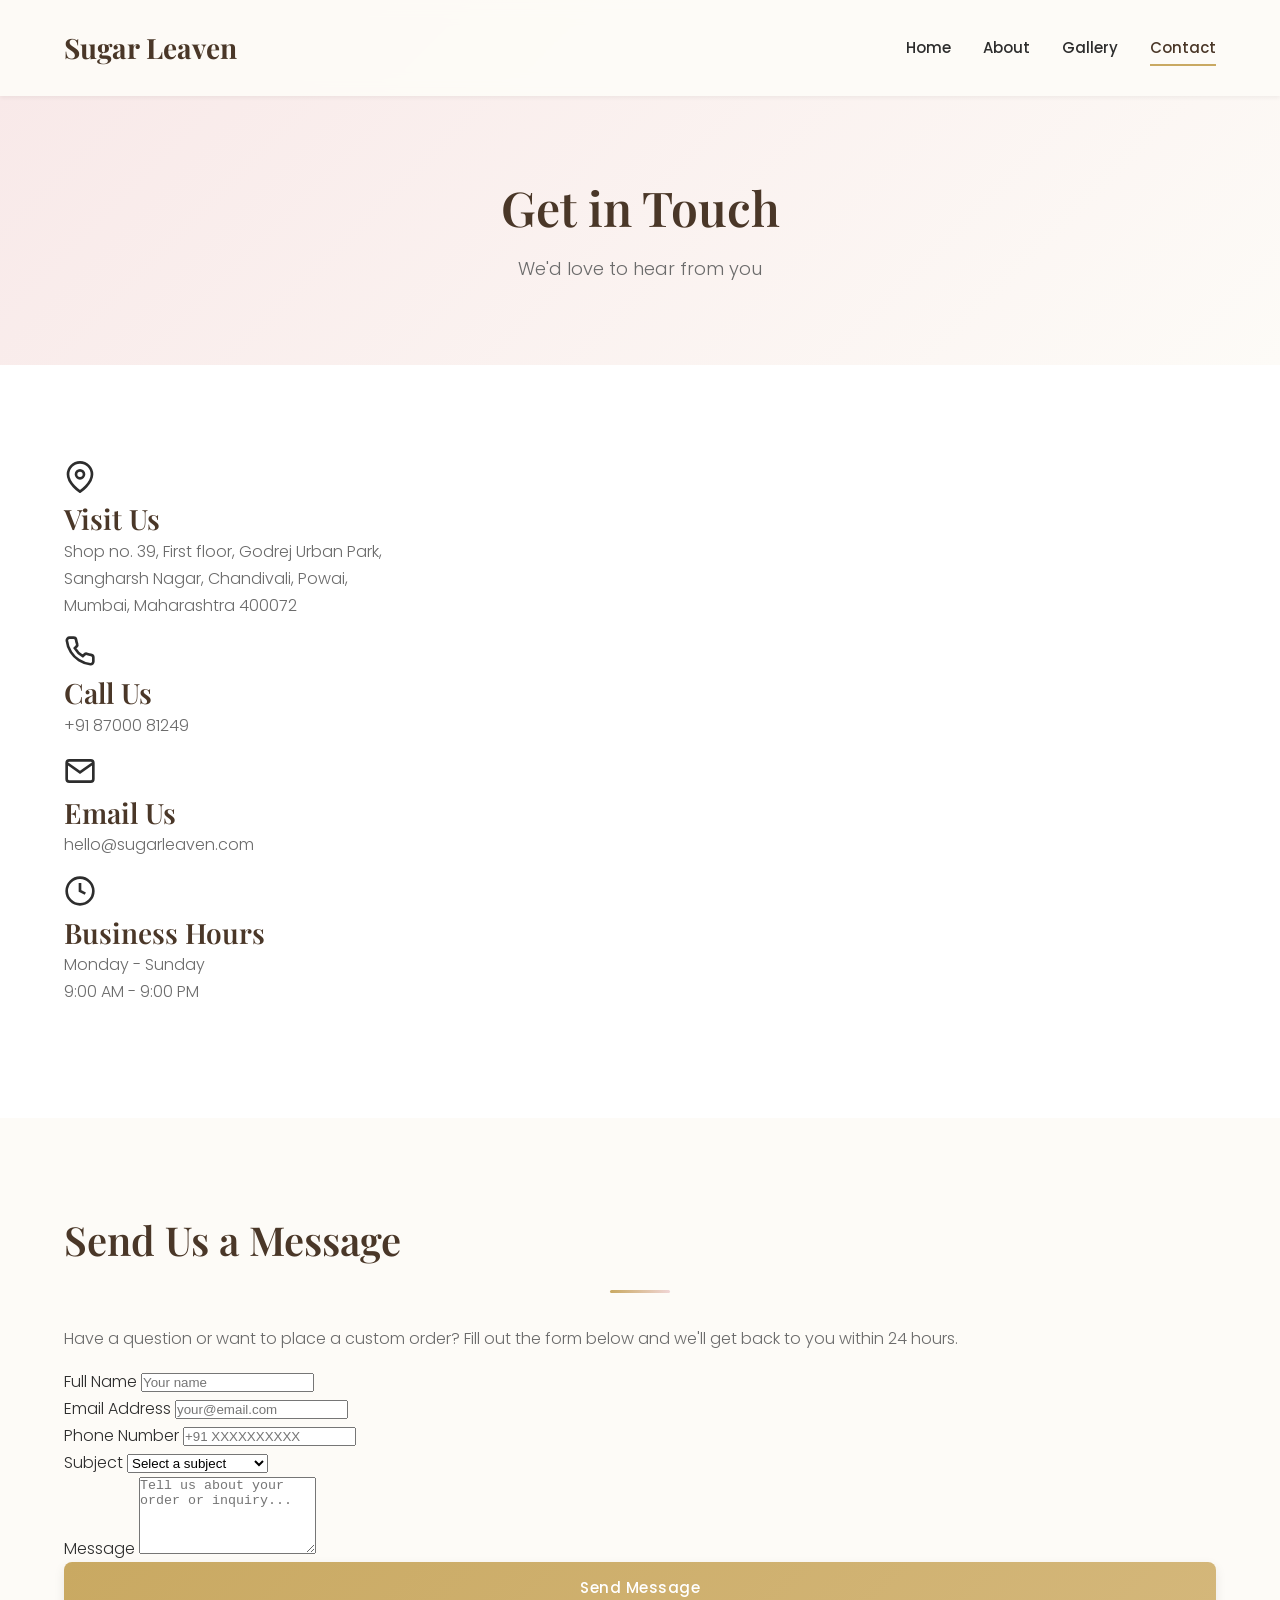
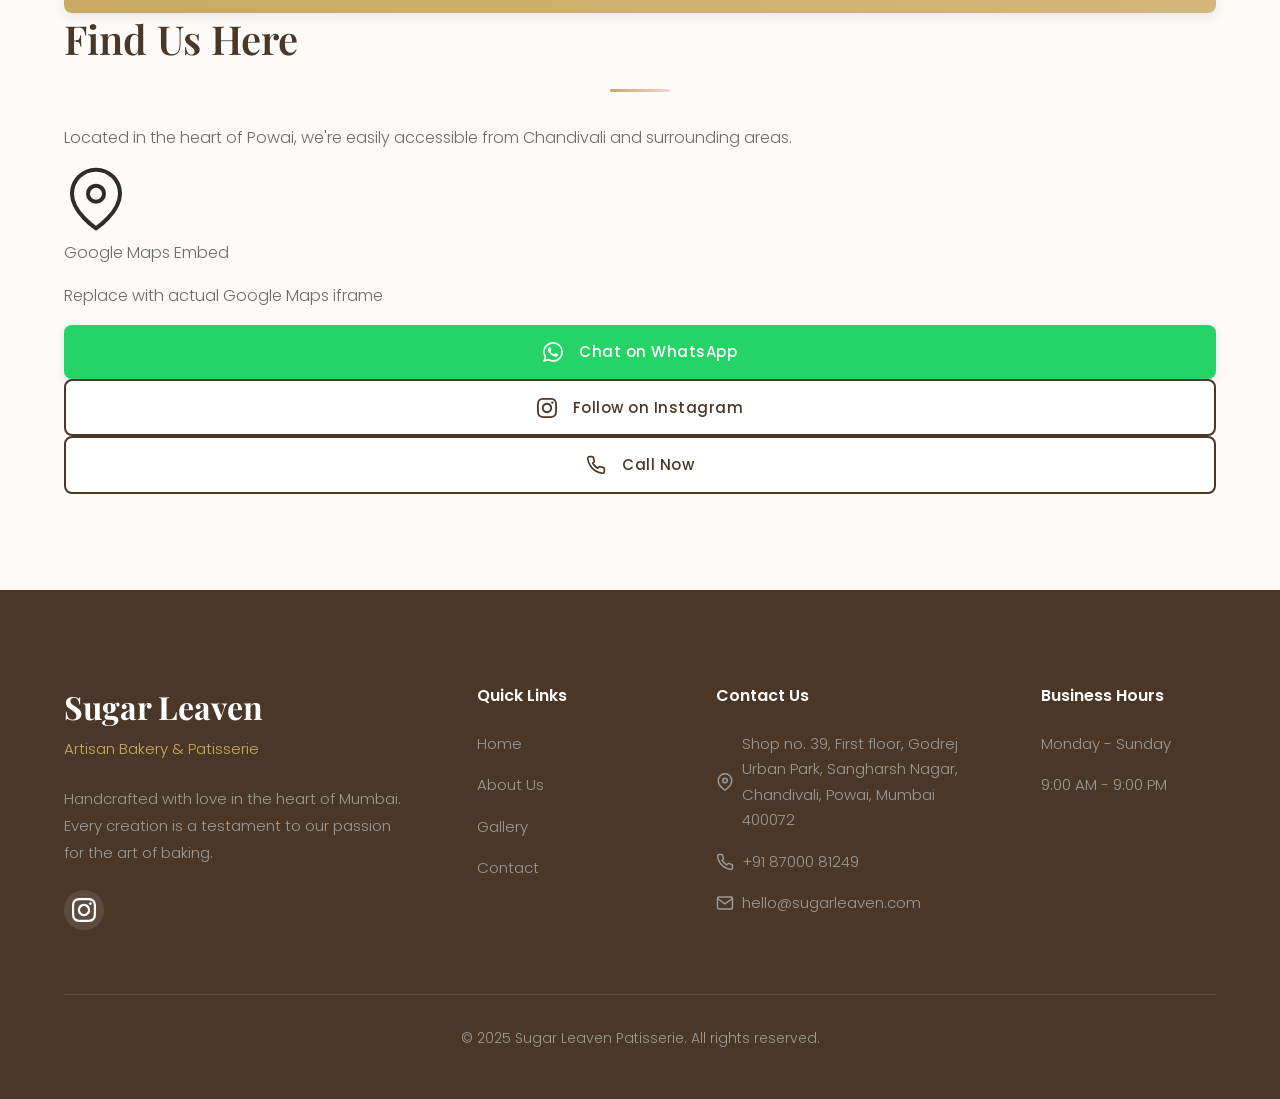
<file: contact.html>
<!DOCTYPE html>
<html lang="en">
<head>
    <meta charset="UTF-8">
    <meta name="viewport" content="width=device-width, initial-scale=1.0">
    <meta name="description" content="Contact Sugar Leaven Patisserie. Visit us in Powai, Mumbai or reach out via phone, WhatsApp, or email. Business hours: 9 AM - 9 PM daily.">
    <meta name="keywords" content="contact bakery, Sugar Leaven Mumbai, bakery contact, order cakes online, Powai bakery">
    <meta name="author" content="Sugar Leaven Patisserie">
    
    <!-- Open Graph Meta Tags -->
    <meta property="og:title" content="Contact | Sugar Leaven Patisserie">
    <meta property="og:description" content="Get in touch with us to place orders or visit our bakery in Powai, Mumbai.">
    <meta property="og:type" content="website">
    <meta property="og:url" content="https://sugarleaven.com">
    <meta property="og:image" content="images/products/featured1.jpg">
    
    <!-- Twitter Meta Tags -->
    <meta name="twitter:card" content="summary_large_image">
    <meta name="twitter:title" content="Contact | Sugar Leaven Patisserie">
    <meta name="twitter:description" content="Get in touch with us to place orders or visit our bakery in Powai, Mumbai.">
    <meta name="twitter:image" content="images/products/featured1.jpg">
    
    <title>Contact | Sugar Leaven Patisserie</title>
    
    <!-- Google Fonts -->
    <link rel="preconnect" href="https://fonts.googleapis.com">
    <link rel="preconnect" href="https://fonts.gstatic.com" crossorigin>
    <link href="https://fonts.googleapis.com/css2?family=Playfair+Display:wght@400;500;600;700&family=Poppins:wght@300;400;500;600&display=swap" rel="stylesheet">
    
    <!-- Stylesheets -->
    <link rel="stylesheet" href="css/style.css">
    <link rel="stylesheet" href="css/responsive.css">
    
    <!-- Favicon -->
    <link rel="icon" type="image/x-icon" href="assets/favicon.ico">
    
    <!-- Structured Data (JSON-LD) -->
    <script type="application/ld+json">
    {
        "@context": "https://schema.org",
        "@type": "Bakery",
        "name": "Sugar Leaven Patisserie",
        "description": "Premium artisan bakery offering handcrafted cakes, pastries, sourdough, and celebration cakes.",
        "address": {
            "@type": "PostalAddress",
            "streetAddress": "Shop no. 39, First floor, Godrej Urban Park, Sangharsh Nagar, Chandivali, Powai",
            "addressLocality": "Mumbai",
            "addressRegion": "Maharashtra",
            "postalCode": "400072",
            "addressCountry": "IN"
        },
        "telephone": "+91-87000-81249",
        "email": "hello@sugarleaven.com",
        "url": "https://sugarleaven.com",
        "openingHours": "Mo-Su 09:00-21:00"
    }
    </script>
</head>
<body>
    <!-- Navigation -->
    <nav class="navbar" id="navbar">
        <div class="nav-container">
            <a href="index.html" class="nav-logo">
                <span class="logo-text">Sugar Leaven</span>
            </a>
            
            <button class="nav-toggle" id="navToggle" aria-label="Toggle navigation">
                <span class="hamburger"></span>
            </button>
            
            <ul class="nav-menu" id="navMenu">
                <li class="nav-item">
                    <a href="index.html" class="nav-link">Home</a>
                </li>
                <li class="nav-item">
                    <a href="about.html" class="nav-link">About</a>
                </li>
                <li class="nav-item">
                    <a href="gallery.html" class="nav-link">Gallery</a>
                </li>
                <li class="nav-item">
                    <a href="contact.html" class="nav-link active">Contact</a>
                </li>
            </ul>
        </div>
    </nav>

    <!-- Page Header -->
    <header class="page-header">
        <div class="container">
            <h1 class="page-title">Get in Touch</h1>
            <p class="page-subtitle">We'd love to hear from you</p>
        </div>
    </header>

    <!-- Contact Info Section -->
    <section class="section contact-info-section">
        <div class="container">
            <div class="contact-info-grid">
                <div class="contact-info-card fade-in">
                    <div class="contact-info-icon">
                        <svg width="32" height="32" viewBox="0 0 24 24" fill="none" stroke="currentColor" stroke-width="2">
                            <path d="M21 10c0 7-9 13-9 13s-9-6-9-13a9 9 0 0118 0z"/>
                            <circle cx="12" cy="10" r="3"/>
                        </svg>
                    </div>
                    <h3>Visit Us</h3>
                    <p>Shop no. 39, First floor, Godrej Urban Park,<br>Sangharsh Nagar, Chandivali, Powai,<br>Mumbai, Maharashtra 400072</p>
                </div>
                
                <div class="contact-info-card fade-in">
                    <div class="contact-info-icon">
                        <svg width="32" height="32" viewBox="0 0 24 24" fill="none" stroke="currentColor" stroke-width="2">
                            <path d="M22 16.92v3a2 2 0 01-2.18 2 19.79 19.79 0 01-8.63-3.07 19.5 19.5 0 01-6-6 19.79 19.79 0 01-3.07-8.67A2 2 0 014.11 2h3a2 2 0 012 1.72 12.84 12.84 0 00.7 2.81 2 2 0 01-.45 2.11L8.09 9.91a16 16 0 006 6l1.27-1.27a2 2 0 012.11-.45 12.84 12.84 0 002.81.7A2 2 0 0122 16.92z"/>
                        </svg>
                    </div>
                    <h3>Call Us</h3>
                    <p><a href="tel:+918700081249">+91 87000 81249</a></p>
                </div>
                
                <div class="contact-info-card fade-in">
                    <div class="contact-info-icon">
                        <svg width="32" height="32" viewBox="0 0 24 24" fill="none" stroke="currentColor" stroke-width="2">
                            <path d="M4 4h16c1.1 0 2 .9 2 2v12c0 1.1-.9 2-2 2H4c-1.1 0-2-.9-2-2V6c0-1.1.9-2 2-2z"/>
                            <polyline points="22,6 12,13 2,6"/>
                        </svg>
                    </div>
                    <h3>Email Us</h3>
                    <p><a href="mailto:hello@sugarleaven.com">hello@sugarleaven.com</a></p>
                </div>
                
                <div class="contact-info-card fade-in">
                    <div class="contact-info-icon">
                        <svg width="32" height="32" viewBox="0 0 24 24" fill="none" stroke="currentColor" stroke-width="2">
                            <circle cx="12" cy="12" r="10"/>
                            <polyline points="12,6 12,12 16,14"/>
                        </svg>
                    </div>
                    <h3>Business Hours</h3>
                    <p>Monday - Sunday<br>9:00 AM - 9:00 PM</p>
                </div>
            </div>
        </div>
    </section>

    <!-- Contact Content Section -->
    <section class="section contact-content-section">
        <div class="container">
            <div class="contact-content-grid">
                <div class="contact-form-wrapper fade-in">
                    <h2 class="section-title">Send Us a Message</h2>
                    <div class="section-divider"></div>
                    <p class="form-intro">Have a question or want to place a custom order? Fill out the form below and we'll get back to you within 24 hours.</p>
                    
                    <form class="contact-form" id="contactForm">
                        <div class="form-group">
                            <label for="name">Full Name</label>
                            <input type="text" id="name" name="name" required placeholder="Your name">
                        </div>
                        
                        <div class="form-group">
                            <label for="email">Email Address</label>
                            <input type="email" id="email" name="email" required placeholder="your@email.com">
                        </div>
                        
                        <div class="form-group">
                            <label for="phone">Phone Number</label>
                            <input type="tel" id="phone" name="phone" placeholder="+91 XXXXXXXXXX">
                        </div>
                        
                        <div class="form-group">
                            <label for="subject">Subject</label>
                            <select id="subject" name="subject" required>
                                <option value="" disabled selected>Select a subject</option>
                                <option value="custom-order">Custom Cake Order</option>
                                <option value="bulk-order">Bulk Order</option>
                                <option value="general-inquiry">General Inquiry</option>
                                <option value="feedback">Feedback</option>
                                <option value="other">Other</option>
                            </select>
                        </div>
                        
                        <div class="form-group">
                            <label for="message">Message</label>
                            <textarea id="message" name="message" rows="5" required placeholder="Tell us about your order or inquiry..."></textarea>
                        </div>
                        
                        <button type="submit" class="btn btn-primary btn-full">Send Message</button>
                    </form>
                </div>
                
                <div class="contact-map-wrapper fade-in">
                    <h2 class="section-title">Find Us Here</h2>
                    <div class="section-divider"></div>
                    <p class="map-intro">Located in the heart of Powai, we're easily accessible from Chandivali and surrounding areas.</p>
                    
                    <div class="map-container">
                        <div class="map-placeholder">
                            <svg width="64" height="64" viewBox="0 0 24 24" fill="none" stroke="currentColor" stroke-width="1.5">
                                <path d="M21 10c0 7-9 13-9 13s-9-6-9-13a9 9 0 0118 0z"/>
                                <circle cx="12" cy="10" r="3"/>
                            </svg>
                            <p>Google Maps Embed</p>
                            <p class="map-note">Replace with actual Google Maps iframe</p>
                        </div>
                    </div>
                    
                    <div class="contact-actions">
                        <a href="https://wa.me/918700081249" target="_blank" rel="noopener noreferrer" class="btn btn-whatsapp btn-full">
                            <svg width="20" height="20" viewBox="0 0 24 24" fill="currentColor" xmlns="http://www.w3.org/2000/svg">
                                <path d="M17.472 14.382c-.297-.149-1.758-.867-2.03-.967-.273-.099-.471-.148-.67.15-.197.297-.767.966-.94 1.164-.173.199-.347.223-.644.075-.297-.15-1.255-.463-2.39-1.475-.883-.788-1.48-1.761-1.653-2.059-.173-.297-.018-.458.13-.606.134-.133.298-.347.446-.52.149-.174.198-.298.298-.497.099-.198.05-.371-.025-.52-.075-.149-.669-1.612-.916-2.207-.242-.579-.487-.5-.669-.51-.173-.008-.371-.01-.57-.01-.198 0-.52.074-.792.372-.272.297-1.04 1.016-1.04 2.479 0 1.462 1.065 2.875 1.213 3.074.149.198 2.096 3.2 5.077 4.487.709.306 1.262.489 1.694.625.712.227 1.36.195 1.871.118.571-.085 1.758-.719 2.006-1.413.248-.694.248-1.289.173-1.413-.074-.124-.272-.198-.57-.347m-5.421 7.403h-.004a9.87 9.87 0 01-5.031-1.378l-.361-.214-3.741.982.998-3.648-.235-.374a9.86 9.86 0 01-1.51-5.26c.001-5.45 4.436-9.884 9.888-9.884 2.64 0 5.122 1.03 6.988 2.898a9.825 9.825 0 012.893 6.994c-.003 5.45-4.437 9.884-9.885 9.884m8.413-18.297A11.815 11.815 0 0012.05 0C5.495 0 .16 5.335.157 11.892c0 2.096.547 4.142 1.588 5.945L.057 24l6.305-1.654a11.882 11.882 0 005.683 1.448h.005c6.554 0 11.89-5.335 11.893-11.893a11.821 11.821 0 00-3.48-8.413z"/>
                            </svg>
                            Chat on WhatsApp
                        </a>
                        
                        <a href="https://www.instagram.com/sugar_leaven" target="_blank" rel="noopener noreferrer" class="btn btn-secondary btn-full">
                            <svg width="20" height="20" viewBox="0 0 24 24" fill="currentColor" xmlns="http://www.w3.org/2000/svg">
                                <path d="M12 2.163c3.204 0 3.584.012 4.85.07 3.252.148 4.771 1.691 4.919 4.919.058 1.265.069 1.645.069 4.849 0 3.205-.012 3.584-.069 4.849-.149 3.225-1.664 4.771-4.919 4.919-1.266.058-1.644.07-4.85.07-3.204 0-3.584-.012-4.849-.07-3.26-.149-4.771-1.699-4.919-4.92-.058-1.265-.07-1.644-.07-4.849 0-3.204.013-3.583.07-4.849.149-3.227 1.664-4.771 4.919-4.919 1.266-.057 1.645-.069 4.849-.069zm0-2.163c-3.259 0-3.667.014-4.947.072-4.358.2-6.78 2.618-6.98 6.98-.059 1.281-.073 1.689-.073 4.948 0 3.259.014 3.668.072 4.948.2 4.358 2.618 6.78 6.98 6.98 1.281.058 1.689.072 4.948.072 3.259 0 3.668-.014 4.948-.072 4.354-.2 6.782-2.618 6.979-6.98.059-1.28.073-1.689.073-4.948 0-3.259-.014-3.667-.072-4.947-.196-4.354-2.617-6.78-6.979-6.98-1.281-.059-1.69-.073-4.949-.073zm0 5.838c-3.403 0-6.162 2.759-6.162 6.162s2.759 6.163 6.162 6.163 6.162-2.759 6.162-6.163c0-3.403-2.759-6.162-6.162-6.162zm0 10.162c-2.209 0-4-1.79-4-4 0-2.209 1.791-4 4-4s4 1.791 4 4c0 2.21-1.791 4-4 4zm6.406-11.845c-.796 0-1.441.645-1.441 1.44s.645 1.44 1.441 1.44c.795 0 1.439-.645 1.439-1.44s-.644-1.44-1.439-1.44z"/>
                            </svg>
                            Follow on Instagram
                        </a>
                        
                        <a href="tel:+918700081249" class="btn btn-secondary btn-full">
                            <svg width="20" height="20" viewBox="0 0 24 24" fill="none" stroke="currentColor" stroke-width="2">
                                <path d="M22 16.92v3a2 2 0 01-2.18 2 19.79 19.79 0 01-8.63-3.07 19.5 19.5 0 01-6-6 19.79 19.79 0 01-3.07-8.67A2 2 0 014.11 2h3a2 2 0 012 1.72 12.84 12.84 0 00.7 2.81 2 2 0 01-.45 2.11L8.09 9.91a16 16 0 006 6l1.27-1.27a2 2 0 012.11-.45 12.84 12.84 0 002.81.7A2 2 0 0122 16.92z"/>
                            </svg>
                            Call Now
                        </a>
                    </div>
                </div>
            </div>
        </div>
    </section>

    <!-- Footer -->
    <footer class="footer">
        <div class="container">
            <div class="footer-grid">
                <div class="footer-brand">
                    <h3 class="footer-logo">Sugar Leaven</h3>
                    <p class="footer-tagline">Artisan Bakery & Patisserie</p>
                    <p class="footer-description">Handcrafted with love in the heart of Mumbai. Every creation is a testament to our passion for the art of baking.</p>
                    <div class="footer-social">
                        <a href="https://www.instagram.com/sugar_leaven" target="_blank" rel="noopener noreferrer" aria-label="Instagram">
                            <svg width="24" height="24" viewBox="0 0 24 24" fill="currentColor" xmlns="http://www.w3.org/2000/svg">
                                <path d="M12 2.163c3.204 0 3.584.012 4.85.07 3.252.148 4.771 1.691 4.919 4.919.058 1.265.069 1.645.069 4.849 0 3.205-.012 3.584-.069 4.849-.149 3.225-1.664 4.771-4.919 4.919-1.266.058-1.644.07-4.85.07-3.204 0-3.584-.012-4.849-.07-3.26-.149-4.771-1.699-4.919-4.92-.058-1.265-.07-1.644-.07-4.849 0-3.204.013-3.583.07-4.849.149-3.227 1.664-4.771 4.919-4.919 1.266-.057 1.645-.069 4.849-.069zm0-2.163c-3.259 0-3.667.014-4.947.072-4.358.2-6.78 2.618-6.98 6.98-.059 1.281-.073 1.689-.073 4.948 0 3.259.014 3.668.072 4.948.2 4.358 2.618 6.78 6.98 6.98 1.281.058 1.689.072 4.948.072 3.259 0 3.668-.014 4.948-.072 4.354-.2 6.782-2.618 6.979-6.98.059-1.28.073-1.689.073-4.948 0-3.259-.014-3.667-.072-4.947-.196-4.354-2.617-6.78-6.979-6.98-1.281-.059-1.69-.073-4.949-.073zm0 5.838c-3.403 0-6.162 2.759-6.162 6.162s2.759 6.163 6.162 6.163 6.162-2.759 6.162-6.163c0-3.403-2.759-6.162-6.162-6.162zm0 10.162c-2.209 0-4-1.79-4-4 0-2.209 1.791-4 4-4s4 1.791 4 4c0 2.21-1.791 4-4 4zm6.406-11.845c-.796 0-1.441.645-1.441 1.44s.645 1.44 1.441 1.44c.795 0 1.439-.645 1.439-1.44s-.644-1.44-1.439-1.44z"/>
                            </svg>
                        </a>
                    </div>
                </div>
                
                <div class="footer-links">
                    <h4>Quick Links</h4>
                    <ul>
                        <li><a href="index.html">Home</a></li>
                        <li><a href="about.html">About Us</a></li>
                        <li><a href="gallery.html">Gallery</a></li>
                        <li><a href="contact.html">Contact</a></li>
                    </ul>
                </div>
                
                <div class="footer-contact">
                    <h4>Contact Us</h4>
                    <ul>
                        <li>
                            <svg width="18" height="18" viewBox="0 0 24 24" fill="none" stroke="currentColor" stroke-width="2">
                                <path d="M21 10c0 7-9 13-9 13s-9-6-9-13a9 9 0 0118 0z"/>
                                <circle cx="12" cy="10" r="3"/>
                            </svg>
                            Shop no. 39, First floor, Godrej Urban Park, Sangharsh Nagar, Chandivali, Powai, Mumbai 400072
                        </li>
                        <li>
                            <svg width="18" height="18" viewBox="0 0 24 24" fill="none" stroke="currentColor" stroke-width="2">
                                <path d="M22 16.92v3a2 2 0 01-2.18 2 19.79 19.79 0 01-8.63-3.07 19.5 19.5 0 01-6-6 19.79 19.79 0 01-3.07-8.67A2 2 0 014.11 2h3a2 2 0 012 1.72 12.84 12.84 0 00.7 2.81 2 2 0 01-.45 2.11L8.09 9.91a16 16 0 006 6l1.27-1.27a2 2 0 012.11-.45 12.84 12.84 0 002.81.7A2 2 0 0122 16.92z"/>
                            </svg>
                            <a href="tel:+918700081249">+91 87000 81249</a>
                        </li>
                        <li>
                            <svg width="18" height="18" viewBox="0 0 24 24" fill="none" stroke="currentColor" stroke-width="2">
                                <path d="M4 4h16c1.1 0 2 .9 2 2v12c0 1.1-.9 2-2 2H4c-1.1 0-2-.9-2-2V6c0-1.1.9-2 2-2z"/>
                                <polyline points="22,6 12,13 2,6"/>
                            </svg>
                            <a href="mailto:hello@sugarleaven.com">hello@sugarleaven.com</a>
                        </li>
                    </ul>
                </div>
                
                <div class="footer-hours">
                    <h4>Business Hours</h4>
                    <ul>
                        <li>Monday - Sunday</li>
                        <li>9:00 AM - 9:00 PM</li>
                    </ul>
                </div>
            </div>
            
            <div class="footer-bottom">
                <p>&copy; 2025 Sugar Leaven Patisserie. All rights reserved.</p>
            </div>
        </div>
    </footer>

    <!-- Back to Top Button -->
    <button class="back-to-top" id="backToTop" aria-label="Back to top">
        <svg width="24" height="24" viewBox="0 0 24 24" fill="none" stroke="currentColor" stroke-width="2" stroke-linecap="round" stroke-linejoin="round">
            <path d="M18 15l-6-6-6 6"/>
        </svg>
    </button>

    <!-- JavaScript -->
    <script src="js/script.js"></script>
</body>
</html>
</file>
<file: css/style.css>
/* ===================================
   Sugar Leaven Patisserie - Main Styles
   =================================== */

/* --- CSS Variables --- */
:root {
    /* Colors */
    --color-cream: #FDFBF7;
    --color-warm-white: #F9F6F0;
    --color-light-beige: #F5F0E6;
    --color-chocolate: #4A3728;
    --color-muted-gold: #C9A962;
    --color-pastel-pink: #F8E8E8;
    --color-pastel-pink-dark: #F0D5D5;
    --color-text-dark: #2D2D2D;
    --color-text-medium: #6B6B6B;
    --color-text-light: #9B9B9B;
    --color-white: #FFFFFF;
    --color-black: #000000;
    
    /* Typography */
    --font-heading: 'Playfair Display', Georgia, serif;
    --font-body: 'Poppins', -apple-system, BlinkMacSystemFont, sans-serif;
    
    /* Spacing */
    --spacing-xs: 0.5rem;
    --spacing-sm: 1rem;
    --spacing-md: 1.5rem;
    --spacing-lg: 2rem;
    --spacing-xl: 3rem;
    --spacing-2xl: 4rem;
    --spacing-3xl: 6rem;
    
    /* Shadows */
    --shadow-sm: 0 2px 4px rgba(0, 0, 0, 0.05);
    --shadow-md: 0 4px 12px rgba(0, 0, 0, 0.08);
    --shadow-lg: 0 8px 24px rgba(0, 0, 0, 0.12);
    --shadow-xl: 0 12px 40px rgba(0, 0, 0, 0.15);
    
    /* Border Radius */
    --radius-sm: 4px;
    --radius-md: 8px;
    --radius-lg: 12px;
    --radius-xl: 16px;
    --radius-full: 50%;
    
    /* Transitions */
    --transition-fast: 0.2s ease;
    --transition-base: 0.3s ease;
    --transition-slow: 0.5s ease;
    
    /* Z-index */
    --z-nav: 1000;
    --z-lightbox: 2000;
    --z-back-to-top: 900;
}

/* --- Reset & Base --- */
*, *::before, *::after {
    margin: 0;
    padding: 0;
    box-sizing: border-box;
}

html {
    scroll-behavior: smooth;
    font-size: 16px;
}

body {
    font-family: var(--font-body);
    font-weight: 300;
    line-height: 1.7;
    color: var(--color-text-dark);
    background-color: var(--color-cream);
    overflow-x: hidden;
}

img {
    max-width: 100%;
    height: auto;
    display: block;
}

a {
    text-decoration: none;
    color: inherit;
    transition: color var(--transition-fast);
}

ul {
    list-style: none;
}

button {
    font-family: var(--font-body);
    cursor: pointer;
    border: none;
    background: none;
}

/* --- Typography --- */
h1, h2, h3, h4, h5, h6 {
    font-family: var(--font-heading);
    font-weight: 600;
    line-height: 1.3;
    color: var(--color-chocolate);
}

h1 { font-size: 3rem; }
h2 { font-size: 2.5rem; }
h3 { font-size: 1.75rem; }
h4 { font-size: 1.25rem; }

p {
    margin-bottom: 1rem;
    color: var(--color-text-medium);
}

/* --- Container --- */
.container {
    width: 100%;
    max-width: 1200px;
    margin: 0 auto;
    padding: 0 var(--spacing-md);
}

/* --- Section --- */
.section {
    padding: var(--spacing-3xl) 0;
}

.section-header {
    text-align: center;
    margin-bottom: var(--spacing-2xl);
}

.section-subtitle {
    display: block;
    font-family: var(--font-body);
    font-size: 0.875rem;
    font-weight: 500;
    letter-spacing: 2px;
    text-transform: uppercase;
    color: var(--color-muted-gold);
    margin-bottom: var(--spacing-sm);
}

.section-title {
    font-size: 2.5rem;
    margin-bottom: var(--spacing-md);
}

.section-divider {
    width: 60px;
    height: 3px;
    background: linear-gradient(90deg, var(--color-muted-gold), var(--color-pastel-pink-dark));
    margin: 0 auto var(--spacing-lg);
    border-radius: var(--radius-sm);
}

.section-description {
    max-width: 600px;
    margin: 0 auto;
    color: var(--color-text-medium);
}

.text-center {
    text-align: center;
}

/* --- Buttons --- */
.btn {
    display: inline-flex;
    align-items: center;
    justify-content: center;
    gap: var(--spacing-sm);
    padding: 0.875rem 2rem;
    font-family: var(--font-body);
    font-size: 0.9375rem;
    font-weight: 500;
    letter-spacing: 0.5px;
    border-radius: var(--radius-md);
    transition: all var(--transition-base);
    white-space: nowrap;
}

.btn-primary {
    background: linear-gradient(135deg, var(--color-muted-gold), #D4B77A);
    color: var(--color-white);
    box-shadow: var(--shadow-md);
}

.btn-primary:hover {
    transform: translateY(-2px);
    box-shadow: var(--shadow-lg);
}

.btn-secondary {
    background: var(--color-white);
    color: var(--color-chocolate);
    border: 2px solid var(--color-chocolate);
}

.btn-secondary:hover {
    background: var(--color-chocolate);
    color: var(--color-white);
}

.btn-whatsapp {
    background: #25D366;
    color: var(--color-white);
    box-shadow: var(--shadow-md);
}

.btn-whatsapp:hover {
    background: #20BD5A;
    transform: translateY(-2px);
    box-shadow: var(--shadow-lg);
}

.btn-large {
    padding: 1rem 2.5rem;
    font-size: 1rem;
}

.btn-full {
    width: 100%;
}

/* --- Navigation --- */
.navbar {
    position: fixed;
    top: 0;
    left: 0;
    width: 100%;
    z-index: var(--z-nav);
    background: rgba(253, 251, 247, 0.95);
    backdrop-filter: blur(10px);
    box-shadow: var(--shadow-sm);
    transition: all var(--transition-base);
}

.navbar.scrolled {
    box-shadow: var(--shadow-md);
}

.nav-container {
    display: flex;
    align-items: center;
    justify-content: space-between;
    max-width: 1200px;
    margin: 0 auto;
    padding: var(--spacing-md) var(--spacing-md);
}

.nav-logo {
    font-family: var(--font-heading);
    font-size: 1.75rem;
    font-weight: 700;
    color: var(--color-chocolate);
}

.nav-menu {
    display: flex;
    align-items: center;
    gap: var(--spacing-lg);
}

.nav-link {
    font-size: 0.9375rem;
    font-weight: 500;
    color: var(--color-text-dark);
    position: relative;
    padding: var(--spacing-xs) 0;
}

.nav-link::after {
    content: '';
    position: absolute;
    bottom: 0;
    left: 0;
    width: 0;
    height: 2px;
    background: var(--color-muted-gold);
    transition: width var(--transition-base);
}

.nav-link:hover,
.nav-link.active {
    color: var(--color-chocolate);
}

.nav-link:hover::after,
.nav-link.active::after {
    width: 100%;
}

.nav-toggle {
    display: none;
    flex-direction: column;
    gap: 5px;
    padding: var(--spacing-xs);
}

.hamburger {
    display: block;
    width: 25px;
    height: 2px;
    background: var(--color-chocolate);
    position: relative;
    transition: all var(--transition-base);
}

.hamburger::before,
.hamburger::after {
    content: '';
    position: absolute;
    width: 25px;
    height: 2px;
    background: var(--color-chocolate);
    transition: all var(--transition-base);
}

.hamburger::before {
    top: -7px;
}

.hamburger::after {
    top: 7px;
}

.nav-toggle.active .hamburger {
    background: transparent;
}

.nav-toggle.active .hamburger::before {
    top: 0;
    transform: rotate(45deg);
}

.nav-toggle.active .hamburger::after {
    top: 0;
    transform: rotate(-45deg);
}

/* --- Hero Section --- */
.hero {
    position: relative;
    height: 100vh;
    min-height: 600px;
    display: flex;
    align-items: center;
    justify-content: center;
    background: linear-gradient(135deg, var(--color-pastel-pink), var(--color-cream));
    overflow: hidden;
}

.hero::before {
    content: '';
    position: absolute;
    top: 0;
    left: 0;
    width: 100%;
    height: 100%;
    background-image: url('../images/hero/hero.jpg');
    background-size: cover;
    background-position: center;
    background-repeat: no-repeat;
    opacity: 0.15;
}

.hero-overlay {
    position: absolute;
    top: 0;
    left: 0;
    width: 100%;
    height: 100%;
    background: radial-gradient(circle at center, transparent 0%, rgba(253, 251, 247, 0.8) 100%);
}

.hero-content {
    position: relative;
    text-align: center;
    max-width: 800px;
    padding: var(--spacing-xl);
    z-index: 1;
}

.hero-badge {
    display: inline-block;
    font-size: 0.875rem;
    font-weight: 500;
    letter-spacing: 2px;
    text-transform: uppercase;
    color: var(--color-muted-gold);
    margin-bottom: var(--spacing-md);
    padding: var(--spacing-xs) var(--spacing-md);
    background: var(--color-white);
    border-radius: var(--radius-full);
    box-shadow: var(--shadow-sm);
}

.hero-title {
    font-size: 3.5rem;
    color: var(--color-chocolate);
    margin-bottom: var(--spacing-md);
    line-height: 1.2;
}

.hero-subtitle {
    font-size: 1.125rem;
    color: var(--color-text-medium);
    margin-bottom: var(--spacing-xl);
    max-width: 600px;
    margin-left: auto;
    margin-right: auto;
}

.hero-buttons {
    display: flex;
    align-items: center;
    justify-content: center;
    gap: var(--spacing-md);
    flex-wrap: wrap;
}

/* --- Page Header --- */
.page-header {
    padding: calc(var(--spacing-3xl) + 80px) 0 var(--spacing-2xl);
    background: linear-gradient(135deg, var(--color-pastel-pink), var(--color-cream));
    text-align: center;
}

.page-title {
    font-size: 3rem;
    color: var(--color-chocolate);
    margin-bottom: var(--spacing-sm);
}

.page-subtitle {
    font-size: 1.125rem;
    color: var(--color-text-medium);
}

/* --- Intro Section --- */
.intro-section {
    background: var(--color-white);
}

.intro-content {
    display: grid;
    grid-template-columns: 1fr 1fr;
    gap: var(--spacing-2xl);
    align-items: center;
}

.intro-text p {
    margin-bottom: var(--spacing-md);
}

.intro-image img {
    border-radius: var(--radius-xl);
    box-shadow: var(--shadow-xl);
}

/* --- Products Grid --- */
.featured-section {
    background: var(--color-light-beige);
}

.products-grid {
    display: grid;
    grid-template-columns: repeat(auto-fit, minmax(250px, 1fr));
    gap: var(--spacing-lg);
    margin-bottom: var(--spacing-2xl);
}

.product-card {
    background: var(--color-white);
    border-radius: var(--radius-xl);
    overflow: hidden;
    box-shadow: var(--shadow-md);
    transition: all var(--transition-base);
}

.product-card:hover {
    transform: translateY(-8px);
    box-shadow: var(--shadow-xl);
}

.product-image {
    height: 280px;
    overflow: hidden;
}

.product-image img {
    width: 100%;
    height: 100%;
    object-fit: cover;
    transition: transform var(--transition-slow);
}

.product-card:hover .product-image img {
    transform: scale(1.05);
}

.product-info {
    padding: var(--spacing-lg);
}

.product-info h3 {
    font-size: 1.5rem;
    margin-bottom: var(--spacing-xs);
}

.product-info p {
    font-size: 0.9375rem;
    margin-bottom: 0;
}

/* --- Features Section --- */
.features-section {
    background: var(--color-white);
}

.features-grid {
    display: grid;
    grid-template-columns: repeat(auto-fit, minmax(250px, 1fr));
    gap: var(--spacing-xl);
}

.feature-card {
    text-align: center;
    padding: var(--spacing-xl);
}

.feature-icon {
    width: 80px;
    height: 80px;
    margin: 0 auto var(--spacing-md);
    display: flex;
    align-items: center;
    justify-content: center;
    background: var(--color-pastel-pink);
    border-radius: var(--radius-full);
    color: var(--color-chocolate);
}

.feature-card h3 {
    font-size: 1.5rem;
    margin-bottom: var(--spacing-sm);
}

.feature-card p {
    font-size: 0.9375rem;
    margin-bottom: 0;
}

/* --- Chef Section --- */
.chef-section {
    background: var(--color-light-beige);
}

.chef-content {
    display: grid;
    grid-template-columns: 1fr 1.5fr;
    gap: var(--spacing-2xl);
    align-items: center;
}

.chef-image img {
    border-radius: var(--radius-xl);
    box-shadow: var(--shadow-xl);
}

.chef-info {
    padding: var(--spacing-lg);
}

.chef-info .section-subtitle,
.chef-info .section-title,
.chef-info .section-divider {
    text-align: left;
    margin-left: 0;
}

.chef-description {
    margin-bottom: var(--spacing-md);
}

.chef-description:last-child {
    margin-bottom: var(--spacing-lg);
}

/* --- Instagram Section --- */
.instagram-section {
    background: var(--color-white);
}

.instagram-grid {
    display: grid;
    grid-template-columns: repeat(auto-fit, minmax(250px, 1fr));
    gap: var(--spacing-md);
    margin-bottom: var(--spacing-2xl);
}

.instagram-item {
    position: relative;
    aspect-ratio: 1;
    overflow: hidden;
    border-radius: var(--radius-lg);
    cursor: pointer;
}

.instagram-item img {
    width: 100%;
    height: 100%;
    object-fit: cover;
    transition: transform var(--transition-slow);
}

.instagram-item:hover img {
    transform: scale(1.1);
}

.instagram-overlay {
    position: absolute;
    top: 0;
    left: 0;
    width: 100%;
    height: 100%;
    background: rgba(74, 55, 40, 0.7);
    display: flex;
    align-items: center;
    justify-content: center;
    opacity: 0;
    transition: opacity var(--transition-base);
}

.instagram-item:hover .instagram-overlay {
    opacity: 1;
}

/* --- CTA Section --- */
.cta-section {
    background: linear-gradient(135deg, var(--color-pastel-pink), var(--color-pastel-pink-dark));
    padding: var(--spacing-2xl) 0;
}

.cta-content {
    text-align: center;
    max-width: 700px;
    margin: 0 auto;
}

.cta-title {
    font-size: 2.5rem;
    margin-bottom: var(--spacing-md);
}

.cta-text {
    font-size: 1.125rem;
    color: var(--color-text-medium);
    margin-bottom: var(--spacing-xl);
}

.cta-buttons {
    display: flex;
    align-items: center;
    justify-content: center;
    gap: var(--spacing-md);
    flex-wrap: wrap;
}

/* --- Footer --- */
.footer {
    background: var(--color-chocolate);
    color: var(--color-warm-white);
    padding: var(--spacing-3xl) 0 var(--spacing-xl);
}

.footer-grid {
    display: grid;
    grid-template-columns: 2fr 1fr 1.5fr 1fr;
    gap: var(--spacing-2xl);
    margin-bottom: var(--spacing-2xl);
}

.footer-logo {
    font-family: var(--font-heading);
    font-size: 2rem;
    font-weight: 700;
    color: var(--color-white);
    margin-bottom: var(--spacing-xs);
}

.footer-tagline {
    font-size: 0.9375rem;
    color: var(--color-muted-gold);
    margin-bottom: var(--spacing-md);
}

.footer-description {
    font-size: 0.9375rem;
    color: var(--color-text-light);
    margin-bottom: var(--spacing-md);
    line-height: 1.8;
}

.footer-social a {
    display: inline-flex;
    align-items: center;
    justify-content: center;
    width: 40px;
    height: 40px;
    background: rgba(255, 255, 255, 0.1);
    border-radius: var(--radius-full);
    color: var(--color-white);
    transition: all var(--transition-base);
}

.footer-social a:hover {
    background: var(--color-muted-gold);
    transform: translateY(-2px);
}

.footer-links h4,
.footer-contact h4,
.footer-hours h4 {
    font-family: var(--font-body);
    font-size: 1rem;
    font-weight: 600;
    color: var(--color-white);
    margin-bottom: var(--spacing-md);
}

.footer-links ul,
.footer-contact ul,
.footer-hours ul {
    display: flex;
    flex-direction: column;
    gap: var(--spacing-sm);
}

.footer-links a,
.footer-contact a,
.footer-contact li,
.footer-hours li {
    font-size: 0.9375rem;
    color: var(--color-text-light);
    transition: color var(--transition-fast);
    display: flex;
    align-items: center;
    gap: var(--spacing-xs);
}

.footer-links a:hover,
.footer-contact a:hover {
    color: var(--color-muted-gold);
}

.footer-contact svg,
.footer-hours svg {
    flex-shrink: 0;
}

.footer-bottom {
    padding-top: var(--spacing-lg);
    border-top: 1px solid rgba(255, 255, 255, 0.1);
    text-align: center;
}

.footer-bottom p {
    font-size: 0.875rem;
    color: var(--color-text-light);
    margin-bottom: 0;
}

/* --- Back to Top --- */
.back-to-top {
    position: fixed;
    bottom: 30px;
    right: 30px;
    width: 50px;
    height: 50px;
    background: var(--color-white);
    border-radius: var(--radius-full);
    box-shadow: var(--shadow-lg);
    display: flex;
    align-items: center;
    justify-content: center;
    color: var(--color-chocolate);
    opacity: 0;
    visibility: hidden;
    transform: translateY(20px);
    transition: all var(--transition-base);
    z-index: var(--z-back-to-top);
}

.back-to-top.visible {
    opacity: 1;
    visibility: visible;
    transform: translateY(0);
}

.back-to-top:hover {
    background: var(--color-muted-gold);
    color: var(--color-white);
    transform: translateY(-3px);
}

/* --- Lightbox --- */
.lightbox {
    position: fixed;
    top: 0;
    left: 0;
    width: 100%;
    height: 100%;
    background: rgba(0, 0, 0, 0.95);
    display: flex;
    align-items: center;
    justify-content: center;
    z-index: var(--z-lightbox);
    opacity: 0;
    visibility: hidden;
    transition: all var(--transition-base);
}

.lightbox.active {
    opacity: 1;
    visibility: visible;
}

.lightbox-close {
    position: absolute;
    top: 20px;
    right: 20px;
    width: 40px;
    height: 40px;
    background: var(--color-white);
    border-radius: var(--radius-full);
    display: flex;
    align-items: center;
    justify-content: center;
    color: var(--color-chocolate);
    transition: all var(--transition-base);
}

.lightbox-close:hover {
    background: var(--color-muted-gold);
    color: var(--color-white);
}

.lightbox-prev,
.lightbox-next {
    position: absolute;
    top: 50%;
    transform: translateY(-50%);
    width: 50px;
    height: 50px;
    background: rgba(255, 255, 255, 0.1);
    border-radius: var(--radius-full);
    display: flex;
    align-items: center;
    justify-content: center;
    color: var(--color-white);
    transition: all var(--transition-base);
}

.lightbox-prev:hover,
.lightbox-next:hover {
    background: rgba(255, 255, 255, 0.2);
}

.lightbox-prev {
    left: 20px;
}

.lightbox-next {
    right: 20px;
}

.lightbox-image {
    max-width: 90%;
    max-height: 90%;
    object-fit: contain;
}

/* --- Gallery Page --- */
.gallery-filter-section {
    padding: var(--spacing-xl) 0;
    background: var(--color-white);
}

.filter-buttons {
    display: flex;
    align-items: center;
    justify-content: center;
    gap: var(--spacing-sm);
    flex-wrap: wrap;
}

.filter-btn {
    padding: 0.75rem 1.5rem;
    font-family: var(--font-body);
    font-size: 0.875rem;
    font-weight: 500;
    color: var(--color-text-medium);
    background: var(--color-light-beige);
    border-radius: var(--radius-full);
    transition: all var(--transition-base);
}

.filter-btn:hover,
.filter-btn.active {
    background: var(--color-muted-gold);
    color: var(--color-white);
}

.gallery-section {
    background: var(--color-cream);
    padding-bottom: var(--spacing-3xl);
}

.gallery-grid {
    display: grid;
    grid-template-columns: repeat(auto-fill, minmax(300px, 1fr));
    gap: var(--spacing-md);
}

.gallery-item {
    position: relative;
    aspect-ratio: 1;
    overflow: hidden;
    border-radius: var(--radius-lg);
    cursor: pointer;
    opacity: 1;
    transition: all var(--transition-base);
}

.gallery-item.hidden {
    display: none;
}

.gallery-item img {
    width: 100%;
    height: 100%;
    object-fit: cover;
    transition: transform var(--transition-slow);
}

.gallery-item:hover img {
    transform: scale(1.1);
}

.gallery-overlay {
    position: absolute;
    top: 0;
    left: 0;
    width: 100%;
    height: 100%;
    background: rgba(74, 55, 40, 0.7);
    display: flex;
    align-items: center;
    justify-content: center;
    opacity: 0;
    transition: opacity var(--transition-base);
}

.gallery-item:hover .gallery-overlay {
    opacity: 1;
}

.gallery-category {
    font-size: 0.875rem;
    font-weight: 500;
    letter-spacing: 1px;
    text-transform: uppercase;
    color: var(--color-white);
    padding: var(--spacing-xs) var(--spacing-md);
    background: rgba(255, 255, 255, 0.2);
    border-radius: var(--radius-full);
}

/* --- Contact Page --- */
.contact-info-section {
    background: var(--color-white);
}

.contact-info
</file>
<file: css/responsive.css>
/* =========================================================
   SUGAR — Responsive rules
   Breakpoints: 1024px (tablet), 768px (large mobile), 480px (small mobile)
   ========================================================= */

@media (max-width: 1024px) {
  .product-grid { grid-template-columns: repeat(2, 1fr); }
  .why-grid { grid-template-columns: repeat(2, 1fr); }
  .insta-grid { grid-template-columns: repeat(3, 1fr); }
  .gallery-grid { grid-template-columns: repeat(3, 1fr); }
  .footer-grid { grid-template-columns: 1fr 1fr; row-gap: var(--space-4); }
  .spec-list { grid-template-columns: repeat(2, 1fr); }
  .pillar-grid { grid-template-columns: 1fr; }

  .intro .container,
  .chef .container,
  .story .container,
  .chef-intro .container {
    grid-template-columns: 1fr;
  }
  .chef-media, .story-media, .chef-intro-media { order: -1; }

  .contact-grid { grid-template-columns: 1fr; }
}

@media (max-width: 768px) {
  section { padding: var(--space-5) 0; }

  .main-nav {
    position: fixed;
    top: 0; right: 0;
    width: min(320px, 82%);
    height: 100vh;
    background: var(--warm-white);
    box-shadow: -10px 0 40px rgba(62,39,35,0.15);
    transform: translateX(100%);
    transition: transform 0.4s var(--ease);
    padding: calc(var(--space-6)) var(--space-3) var(--space-3);
  }
  .main-nav.is-open { transform: translateX(0); }
  .main-nav ul { flex-direction: column; align-items: flex-start; gap: var(--space-3); }
  .nav-toggle { display: block; }

  .hero-content { padding-top: var(--space-5); }
  .hero-cta { flex-direction: column; align-items: flex-start; }
  .hero-cta .btn { width: 100%; justify-content: center; }

  .intro-media .float-card { left: 12px; bottom: -20px; max-width: 200px; }

  .product-grid { grid-template-columns: repeat(2, 1fr); }
  .why-grid { grid-template-columns: 1fr; }
  .insta-grid { grid-template-columns: repeat(2, 1fr); }
  .gallery-grid { grid-template-columns: repeat(2, 1fr); }
  .gallery-item.tall { grid-row: span 1; }
  .spec-list { grid-template-columns: 1fr; }

  .form-row { grid-template-columns: 1fr; }

  .lightbox-prev, .lightbox-next { display: none; }

  .footer-bottom { flex-direction: column; text-align: center; }
}

@media (max-width: 480px) {
  .container { width: 90%; }
  .product-grid, .insta-grid, .gallery-grid { grid-template-columns: 1fr 1fr; }
  .btn { width: 100%; justify-content: center; }
  .hero-content p { max-width: 100%; }
  .site-header .logo span.tag { display: none; }
}
</file>
